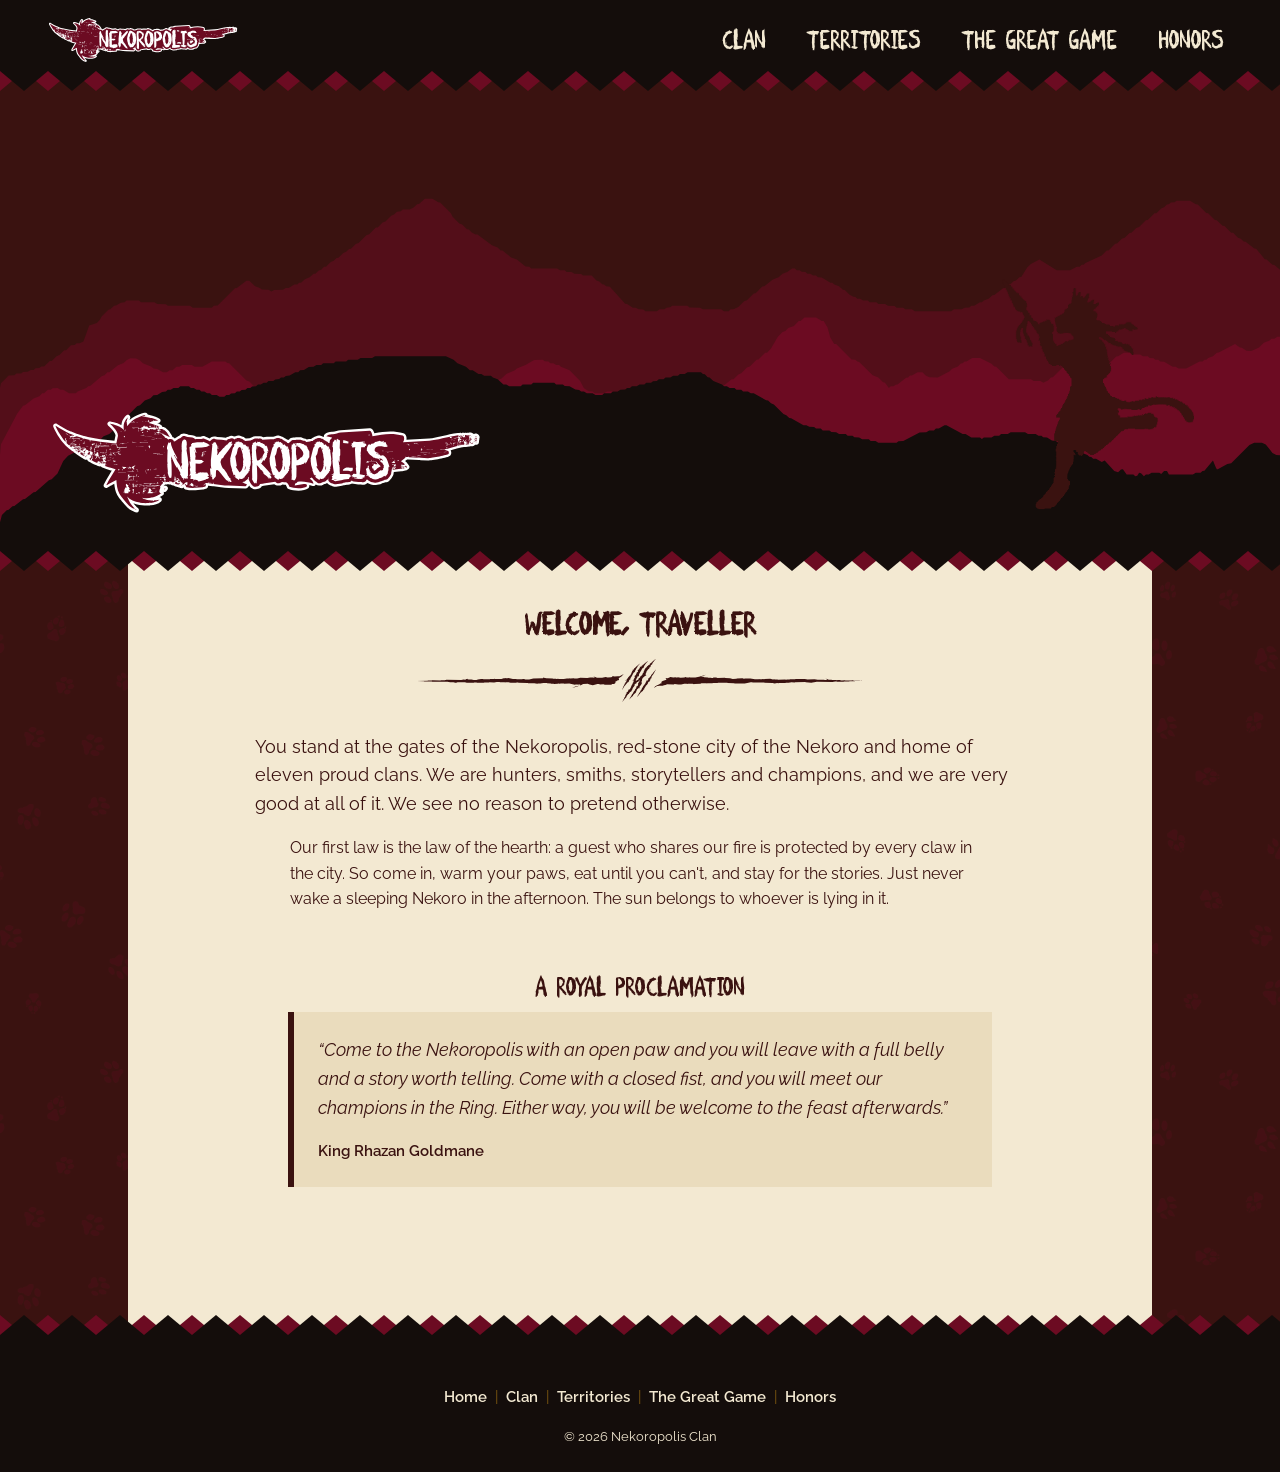
<file: index.html>
<!DOCTYPE html>
<html lang="en">
<head>
  <meta charset="utf-8">
  <meta name="viewport" content="width=device-width, initial-scale=1">
  <title>The Nekoropolis | Visitor's Guide</title>
  <meta name="description" content="Visit the Nekoropolis, proud city of the Nekoro warrior clans. Hospitality, honour, feasts and the famous Proving Ring.">
  <meta name="theme-color" content="#140d0b">
  <link rel="icon" href="favicon.ico" sizes="48x48">
  <link rel="icon" href="favicon.svg" type="image/svg+xml">
  <link rel="apple-touch-icon" href="apple-touch-icon.png">
  <link rel="manifest" href="site.webmanifest">
  <link rel="preload" href="fonts/grenze-gotisch-latin-wght.woff2" as="font" type="font/woff2" crossorigin>
  <link rel="preload" href="fonts/scratchies.woff2" as="font" type="font/woff2" crossorigin>
  <link rel="stylesheet" href="css/normalize.css">
  <link rel="stylesheet" href="css/styles.css">
  <script src="js/menu.js" defer></script>
</head>
<body>
  <a class="skip-link" href="#main">Skip to main content</a>

  <header class="site-header">
    <div class="header-bar">
      <button class="menu-button" type="button" aria-expanded="false" aria-controls="site-nav" hidden>
        <img src="images/icon-menu-claws.svg" alt="" width="32" height="32">
        <span class="visually-hidden">Menu</span>
      </button>
      <a class="site-logo" href="index.html"><img src="images/nekorologo.svg" alt="The Nekoropolis – home" width="539" height="133"></a>
      <nav id="site-nav" class="site-nav" aria-label="Main">
        <ul class="nav-list">
          <li><a href="denizens.html">Clan</a></li>
          <li><a href="territories.html">Territories</a></li>
          <li><a href="https://tobiasvyseri.com/Aviaria/avianchess.html">The Great Game<span class="visually-hidden"> (external site)</span></a></li>
          <li><a href="about.html">Honors</a></li>
        </ul>
      </nav>
    </div>
    <div class="hero">
      <img class="hero-wordmark" src="images/nekorologo.svg" alt="" width="539" height="133">
      <div class="hero-runner" aria-hidden="true"></div>
    </div>
  </header>

  <main id="main">
    <section class="section" aria-labelledby="welcome">
      <h1 id="welcome">Welcome, Traveller</h1>
      <hr class="divider">
      <p class="lede">You stand at the gates of the Nekoropolis, red-stone city of the Nekoro and home of eleven proud clans. We are hunters, smiths, storytellers and champions, and we are very good at all of it. We see no reason to pretend otherwise.</p>
      <p>Our first law is the law of the hearth: a guest who shares our fire is protected by every claw in the city. So come in, warm your paws, eat until you can't, and stay for the stories. Just never wake a sleeping Nekoro in the afternoon. The sun belongs to whoever is lying in it.</p>
    </section>

    <section class="section" aria-labelledby="proclamation-heading">
      <h2 id="proclamation-heading" class="section-title">A Royal Proclamation</h2>
      <figure class="proclamation">
        <blockquote>
          <p>&ldquo;Come to the Nekoropolis with an open paw and you will leave with a full belly and a story worth telling. Come with a closed fist, and you will meet our champions in the Ring. Either way, you will be welcome to the feast afterwards.&rdquo;</p>
        </blockquote>
        <figcaption>King Rhazan Goldmane</figcaption>
      </figure>
    </section>
  </main>

  <footer class="site-footer">
    <nav aria-label="Footer">
      <ul class="footer-links">
        <li><a href="index.html" aria-current="page">Home</a></li>
        <li><a href="denizens.html">Clan</a></li>
        <li><a href="territories.html">Territories</a></li>
        <li><a href="https://tobiasvyseri.com/Aviaria/avianchess.html">The Great Game<span class="visually-hidden"> (external site)</span></a></li>
        <li><a href="about.html">Honors</a></li>
      </ul>
    </nav>
    <p class="copyright">&copy; 2026 Nekoropolis Clan</p>
  </footer>
</body>
</html>
</file>
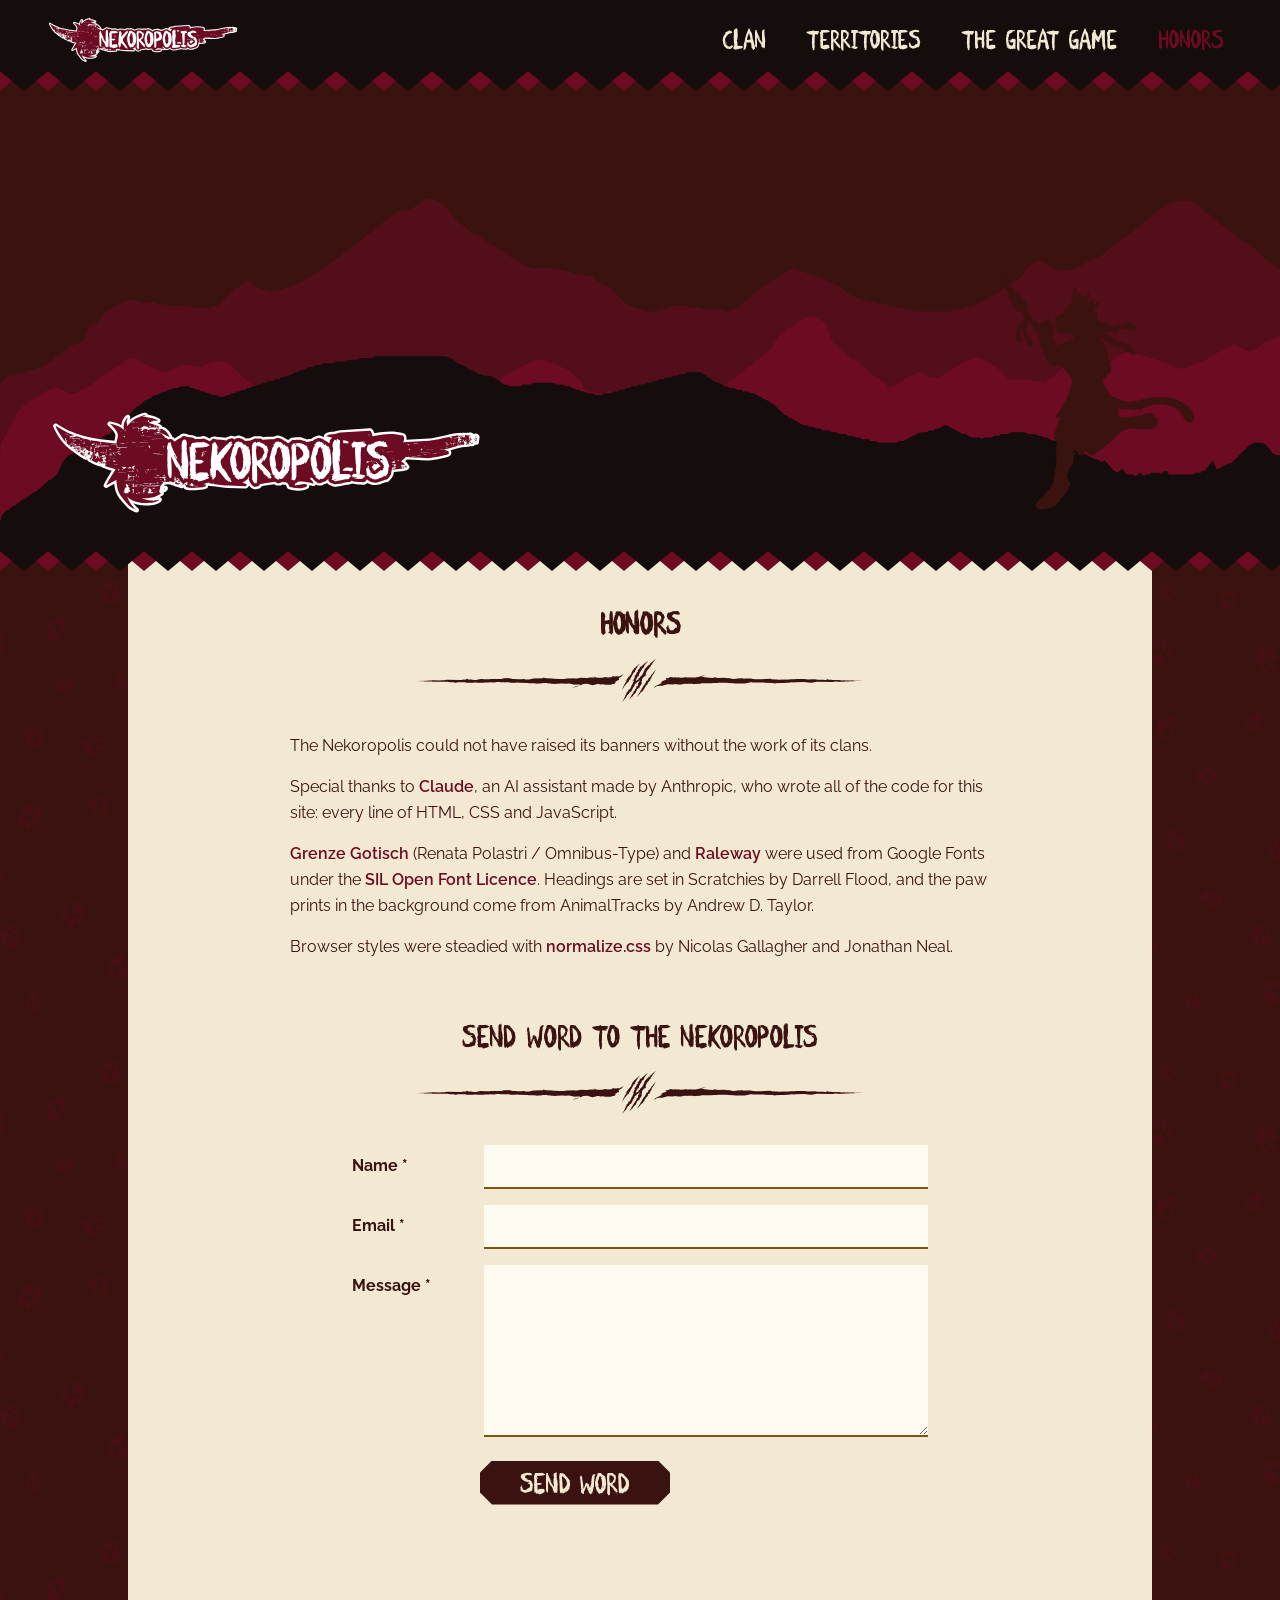
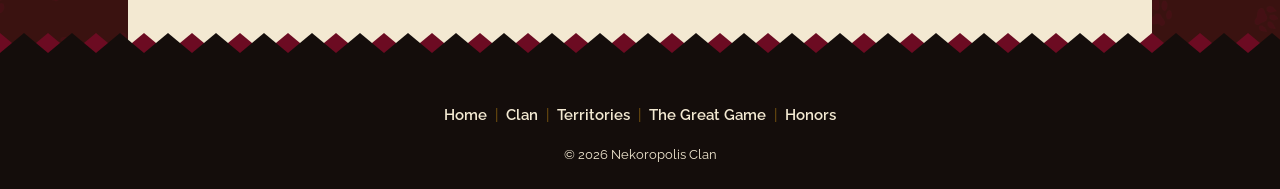
<file: about.html>
<!DOCTYPE html>
<html lang="en">
<head>
  <meta charset="utf-8">
  <meta name="viewport" content="width=device-width, initial-scale=1">
  <title>Honors | The Nekoropolis</title>
  <meta name="description" content="Honors and licences for the Nekoropolis website, plus a form to send word to the city.">
  <meta name="theme-color" content="#140d0b">
  <link rel="icon" href="favicon.ico" sizes="48x48">
  <link rel="icon" href="favicon.svg" type="image/svg+xml">
  <link rel="apple-touch-icon" href="apple-touch-icon.png">
  <link rel="manifest" href="site.webmanifest">
  <link rel="preload" href="fonts/grenze-gotisch-latin-wght.woff2" as="font" type="font/woff2" crossorigin>
  <link rel="preload" href="fonts/scratchies.woff2" as="font" type="font/woff2" crossorigin>
  <link rel="stylesheet" href="css/normalize.css">
  <link rel="stylesheet" href="css/styles.css">
  <script src="js/menu.js" defer></script>
</head>
<body>
  <a class="skip-link" href="#main">Skip to main content</a>

  <header class="site-header">
    <div class="header-bar">
      <button class="menu-button" type="button" aria-expanded="false" aria-controls="site-nav" hidden>
        <img src="images/icon-menu-claws.svg" alt="" width="32" height="32">
        <span class="visually-hidden">Menu</span>
      </button>
      <a class="site-logo" href="index.html"><img src="images/nekorologo.svg" alt="The Nekoropolis – home" width="539" height="133"></a>
      <nav id="site-nav" class="site-nav" aria-label="Main">
        <ul class="nav-list">
          <li><a href="denizens.html">Clan</a></li>
          <li><a href="territories.html">Territories</a></li>
          <li><a href="https://tobiasvyseri.com/Aviaria/avianchess.html">The Great Game<span class="visually-hidden"> (external site)</span></a></li>
          <li><a href="about.html" aria-current="page">Honors</a></li>
        </ul>
      </nav>
    </div>
    <div class="hero">
      <img class="hero-wordmark" src="images/nekorologo.svg" alt="" width="539" height="133">
      <div class="hero-runner" aria-hidden="true"></div>
    </div>
  </header>

  <main id="main">
    <section class="section honors" aria-labelledby="honors-heading">
      <h1 id="honors-heading">Honors</h1>
      <hr class="divider">
      <p>The Nekoropolis could not have raised its banners without the work of its clans.</p>
      <p>Special thanks to <a href="https://claude.ai">Claude</a>, an AI assistant made by Anthropic, who wrote all of the code for this site: every line of HTML, CSS and JavaScript.</p>
      <p><a href="https://fonts.google.com/specimen/Grenze+Gotisch">Grenze Gotisch</a> (Renata Polastri / Omnibus-Type) and <a href="https://fonts.google.com/specimen/Raleway">Raleway</a> were used from Google Fonts under the <a href="https://openfontlicense.org/">SIL Open Font Licence</a>. Headings are set in Scratchies by Darrell Flood, and the paw prints in the background come from AnimalTracks by Andrew D. Taylor.</p>
      <p>Browser styles were steadied with <a href="https://necolas.github.io/normalize.css/">normalize.css</a> by Nicolas Gallagher and Jonathan Neal.</p>
    </section>

    <section class="section" aria-labelledby="contact-heading">
      <h2 id="contact-heading" class="section-title title-large">Send Word to the Nekoropolis</h2>
      <hr class="divider">
      <form class="contact-form" action="https://formspree.io/f/FORMSPREE_ID" method="post">
        <input type="hidden" name="_subject" value="Nekoropolis website message">
        <div class="form-row">
          <label for="name">Name <span class="required" aria-hidden="true">*</span></label>
          <input id="name" name="name" type="text" autocomplete="name" required>
        </div>
        <div class="form-row">
          <label for="email">Email <span class="required" aria-hidden="true">*</span></label>
          <input id="email" name="email" type="email" autocomplete="email" required>
        </div>
        <div class="form-row">
          <label for="message">Message <span class="required" aria-hidden="true">*</span></label>
          <textarea id="message" name="message" rows="6" required></textarea>
        </div>
        <div class="form-actions">
          <span class="button-frame"><button class="button" type="submit">Send Word</button></span>
        </div>
      </form>
    </section>
  </main>

  <footer class="site-footer">
    <nav aria-label="Footer">
      <ul class="footer-links">
        <li><a href="index.html">Home</a></li>
        <li><a href="denizens.html">Clan</a></li>
        <li><a href="territories.html">Territories</a></li>
        <li><a href="https://tobiasvyseri.com/Aviaria/avianchess.html">The Great Game<span class="visually-hidden"> (external site)</span></a></li>
        <li><a href="about.html" aria-current="page">Honors</a></li>
      </ul>
    </nav>
    <p class="copyright">&copy; 2026 Nekoropolis Clan</p>
  </footer>
</body>
</html>
</file>
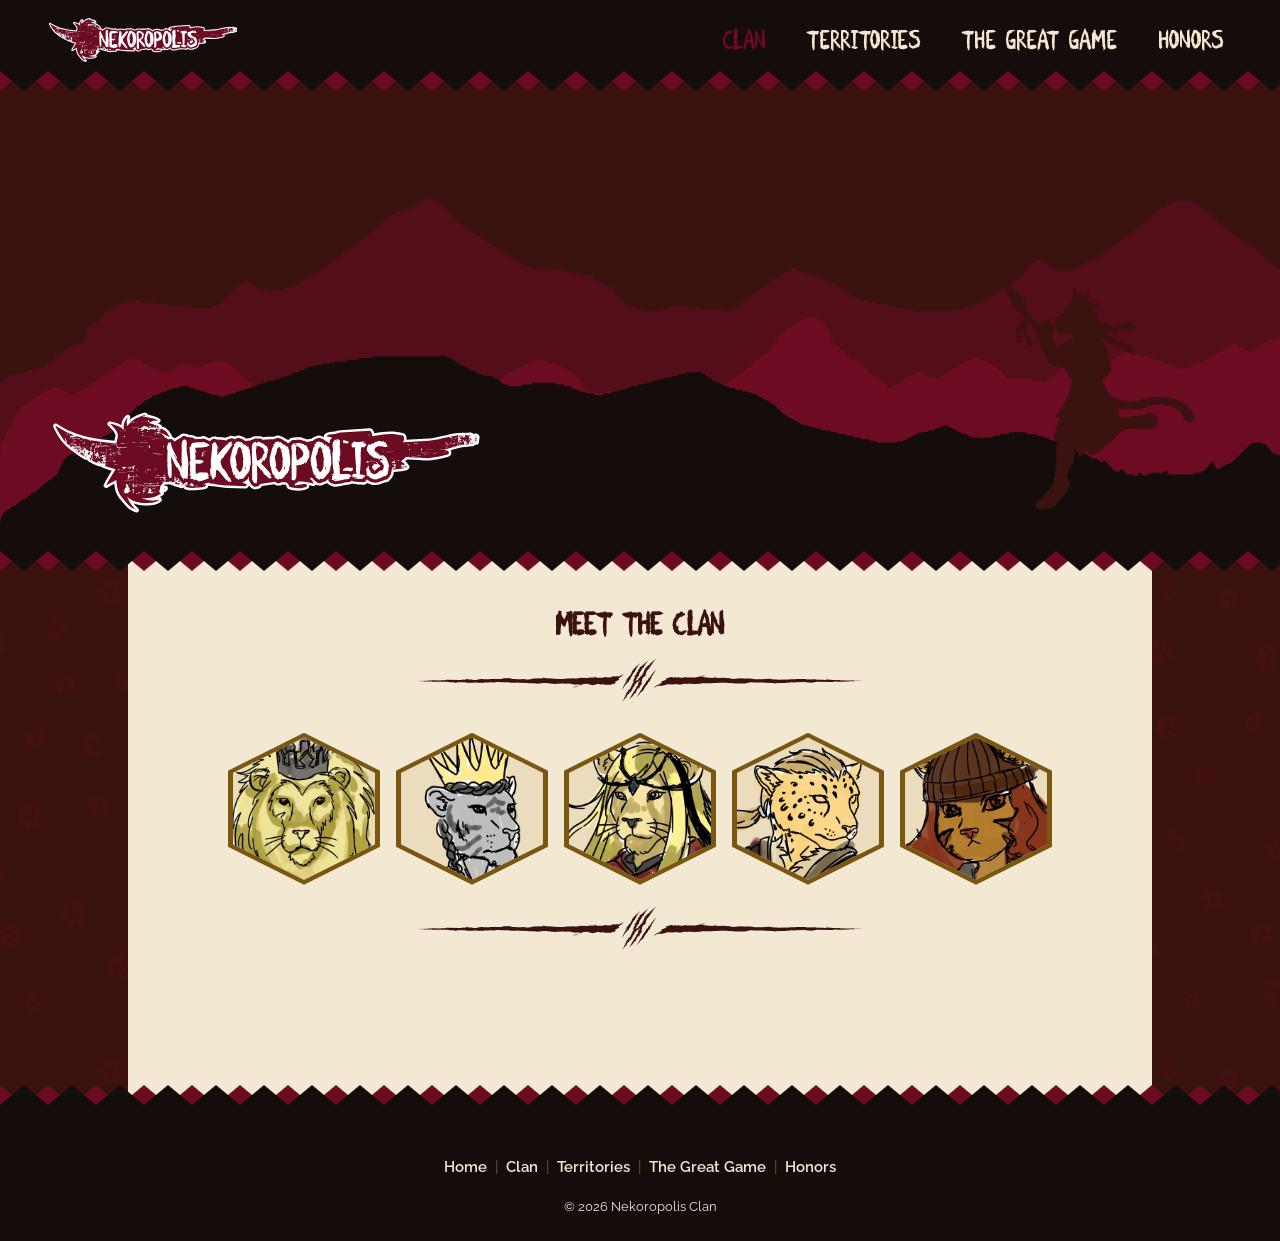
<file: denizens.html>
<!DOCTYPE html>
<html lang="en">
<head>
  <meta charset="utf-8">
  <meta name="viewport" content="width=device-width, initial-scale=1">
  <title>Meet the Clan | The Nekoropolis</title>
  <meta name="description" content="Meet the clan: King Rhazan Goldmane, Queen Ysha Frostfang and the seers, captains and recruits of the Nekoropolis.">
  <meta name="theme-color" content="#140d0b">
  <link rel="icon" href="favicon.ico" sizes="48x48">
  <link rel="icon" href="favicon.svg" type="image/svg+xml">
  <link rel="apple-touch-icon" href="apple-touch-icon.png">
  <link rel="manifest" href="site.webmanifest">
  <link rel="preload" href="fonts/grenze-gotisch-latin-wght.woff2" as="font" type="font/woff2" crossorigin>
  <link rel="preload" href="fonts/scratchies.woff2" as="font" type="font/woff2" crossorigin>
  <link rel="stylesheet" href="css/normalize.css">
  <link rel="stylesheet" href="css/styles.css">
  <script src="js/menu.js" defer></script>
</head>
<body>
  <a class="skip-link" href="#main">Skip to main content</a>

  <header class="site-header">
    <div class="header-bar">
      <button class="menu-button" type="button" aria-expanded="false" aria-controls="site-nav" hidden>
        <img src="images/icon-menu-claws.svg" alt="" width="32" height="32">
        <span class="visually-hidden">Menu</span>
      </button>
      <a class="site-logo" href="index.html"><img src="images/nekorologo.svg" alt="The Nekoropolis – home" width="539" height="133"></a>
      <nav id="site-nav" class="site-nav" aria-label="Main">
        <ul class="nav-list">
          <li><a href="denizens.html" aria-current="page">Clan</a></li>
          <li><a href="territories.html">Territories</a></li>
          <li><a href="https://tobiasvyseri.com/Aviaria/avianchess.html">The Great Game<span class="visually-hidden"> (external site)</span></a></li>
          <li><a href="about.html">Honors</a></li>
        </ul>
      </nav>
    </div>
    <div class="hero">
      <img class="hero-wordmark" src="images/nekorologo.svg" alt="" width="539" height="133">
      <div class="hero-runner" aria-hidden="true"></div>
    </div>
  </header>

  <main id="main">
    <section class="section" id="clan" aria-labelledby="clan-heading">
      <h1 id="clan-heading">Meet the Clan</h1>
      <hr class="divider">
      <ul class="portrait-grid">
        <li>
          <a class="portrait-link" href="#rhazan">
            <span class="portrait-frame"><img src="images/denizens/rhazan-portrait.webp" alt="Rhazan Goldmane" width="400" height="400"></span>
          </a>
        </li>
        <li>
          <a class="portrait-link" href="#ysha">
            <span class="portrait-frame"><img src="images/denizens/ysha-portrait.webp" alt="Ysha Frostfang" width="400" height="400"></span>
          </a>
        </li>
        <li>
          <a class="portrait-link" href="#sekhra">
            <span class="portrait-frame"><img src="images/denizens/sekhra-portrait.webp" alt="Sekhra Sun-Eye" width="400" height="400"></span>
          </a>
        </li>
        <li>
          <a class="portrait-link" href="#tovra">
            <span class="portrait-frame"><img src="images/denizens/tovra-portrait.webp" alt="Tovra Ironclaw" width="400" height="400"></span>
          </a>
        </li>
        <li>
          <a class="portrait-link" href="#mika">
            <span class="portrait-frame"><img src="images/denizens/mika-portrait.webp" alt="Mika Emberpaw" width="400" height="400"></span>
          </a>
        </li>
      </ul>
      <hr class="divider">
    </section>

    <!-- Profiles stay hidden until their portrait is chosen (CSS :target), like the Aviaria denizens page -->
    <article class="profile" id="rhazan">
      <h2>Rhazan Goldmane</h2>
      <figure class="profile-image">
        <img src="images/denizens/rhazan-full.webp" alt="Rhazan, a golden-maned lion in a black iron crown, arms crossed, wearing dark pauldrons, a heavy gold chain and a deep red cape." width="733" height="1000">
      </figure>
      <dl class="stats">
        <div>
          <dt>Species</dt>
          <dd>Lion <i>(Panthera leo)</i></dd>
        </div>
        <div>
          <dt>Occupation</dt>
          <dd>King of the Nekoropolis, Champion of the Ring</dd>
        </div>
        <div>
          <dt>Temperament</dt>
          <dd>Proud, booming, secretly sentimental</dd>
        </div>
        <div>
          <dt>Favourite Food</dt>
          <dd>Whole roast salmon</dd>
        </div>
      </dl>
      <figure class="quote">
        <blockquote>
          <p>&ldquo;I won this crown with my claws. I keep it with my word.&rdquo;</p>
        </blockquote>
        <figcaption>Rhazan Goldmane</figcaption>
      </figure>
    </article>

    <article class="profile" id="ysha">
      <h2>Ysha Frostfang</h2>
      <figure class="profile-image">
        <img src="images/denizens/ysha-full.webp" alt="Ysha, a white tiger with long braids and a tall spiked gold crown, holding a gold-tipped spear, in a red wrap top and a ragged grey and red skirt." width="653" height="1000">
      </figure>
      <dl class="stats">
        <div>
          <dt>Species</dt>
          <dd>Siberian tiger <i>(Panthera tigris altaica)</i></dd>
        </div>
        <div>
          <dt>Occupation</dt>
          <dd>Queen &amp; War-leader</dd>
        </div>
        <div>
          <dt>Temperament</dt>
          <dd>Fierce, sharp-witted, impatient</dd>
        </div>
        <div>
          <dt>Favourite Food</dt>
          <dd>Smoked trout, eaten standing up</dd>
        </div>
      </dl>
      <figure class="quote">
        <blockquote>
          <p>&ldquo;Plans are for the Feathered. I prefer to be ready.&rdquo;</p>
        </blockquote>
        <figcaption>Ysha Frostfang</figcaption>
      </figure>
    </article>

    <article class="profile" id="sekhra">
      <h2>Sekhra Sun-Eye</h2>
      <figure class="profile-image">
        <img src="images/denizens/sekhra-full.webp" alt="Sekhra, a lion with long golden hair and a jewelled circlet, reading from a blue book, in dark robes trimmed with gold and a red scarf." width="803" height="1000">
      </figure>
      <dl class="stats">
        <div>
          <dt>Species</dt>
          <dd>Lion <i>(Panthera leo)</i></dd>
        </div>
        <div>
          <dt>Occupation</dt>
          <dd>High Seer of the Sun Shrine</dd>
        </div>
        <div>
          <dt>Temperament</dt>
          <dd>Serene, cryptic, enjoys being right</dd>
        </div>
        <div>
          <dt>Favourite Food</dt>
          <dd>Warm goat's milk with honey</dd>
        </div>
      </dl>
      <figure class="quote">
        <blockquote>
          <p>&ldquo;The sun sees everything. I merely see it first.&rdquo;</p>
        </blockquote>
        <figcaption>Sekhra Sun-Eye</figcaption>
      </figure>
    </article>

    <article class="profile" id="tovra">
      <h2>Tovra Ironclaw</h2>
      <figure class="profile-image">
        <img src="images/denizens/tovra-full.webp" alt="Tovra, a leopard with a tied-back ponytail, holding a curved sword, in fur-trimmed leather armour." width="724" height="1000">
      </figure>
      <dl class="stats">
        <div>
          <dt>Species</dt>
          <dd>Leopard <i>(Panthera pardus)</i></dd>
        </div>
        <div>
          <dt>Occupation</dt>
          <dd>Captain of the Walls</dd>
        </div>
        <div>
          <dt>Temperament</dt>
          <dd>Stubborn, steady, never sits down</dd>
        </div>
        <div>
          <dt>Favourite Food</dt>
          <dd>Dried venison strips</dd>
        </div>
      </dl>
      <figure class="quote">
        <blockquote>
          <p>&ldquo;Walls do not need to be clever. They need to be there.&rdquo;</p>
        </blockquote>
        <figcaption>Tovra Ironclaw</figcaption>
      </figure>
    </article>

    <article class="profile" id="mika">
      <h2>Mika Emberpaw</h2>
      <figure class="profile-image">
        <img src="images/denizens/mika-full.webp" alt="Mika, an orange tabby with curly red hair under a brown beanie, in a grey zip-up hoodie, arms crossed." width="576" height="1000">
      </figure>
      <dl class="stats">
        <div>
          <dt>Species</dt>
          <dd>Orange tabby domestic shorthair <i>(Felis catus)</i></dd>
        </div>
        <div>
          <dt>Occupation</dt>
          <dd>Recruit, baker's daughter</dd>
        </div>
        <div>
          <dt>Temperament</dt>
          <dd>Eager, loud, brave beyond her size</dd>
        </div>
        <div>
          <dt>Favourite Food</dt>
          <dd>Fresh bread (stolen, still warm)</dd>
        </div>
      </dl>
      <figure class="quote">
        <blockquote>
          <p>&ldquo;I am small. So is a spark, and look what sparks do.&rdquo;</p>
        </blockquote>
        <figcaption>Mika Emberpaw</figcaption>
      </figure>
    </article>
  </main>

  <footer class="site-footer">
    <nav aria-label="Footer">
      <ul class="footer-links">
        <li><a href="index.html">Home</a></li>
        <li><a href="denizens.html" aria-current="page">Clan</a></li>
        <li><a href="territories.html">Territories</a></li>
        <li><a href="https://tobiasvyseri.com/Aviaria/avianchess.html">The Great Game<span class="visually-hidden"> (external site)</span></a></li>
        <li><a href="about.html">Honors</a></li>
      </ul>
    </nav>
    <p class="copyright">&copy; 2026 Nekoropolis Clan</p>
  </footer>
</body>
</html>
</file>
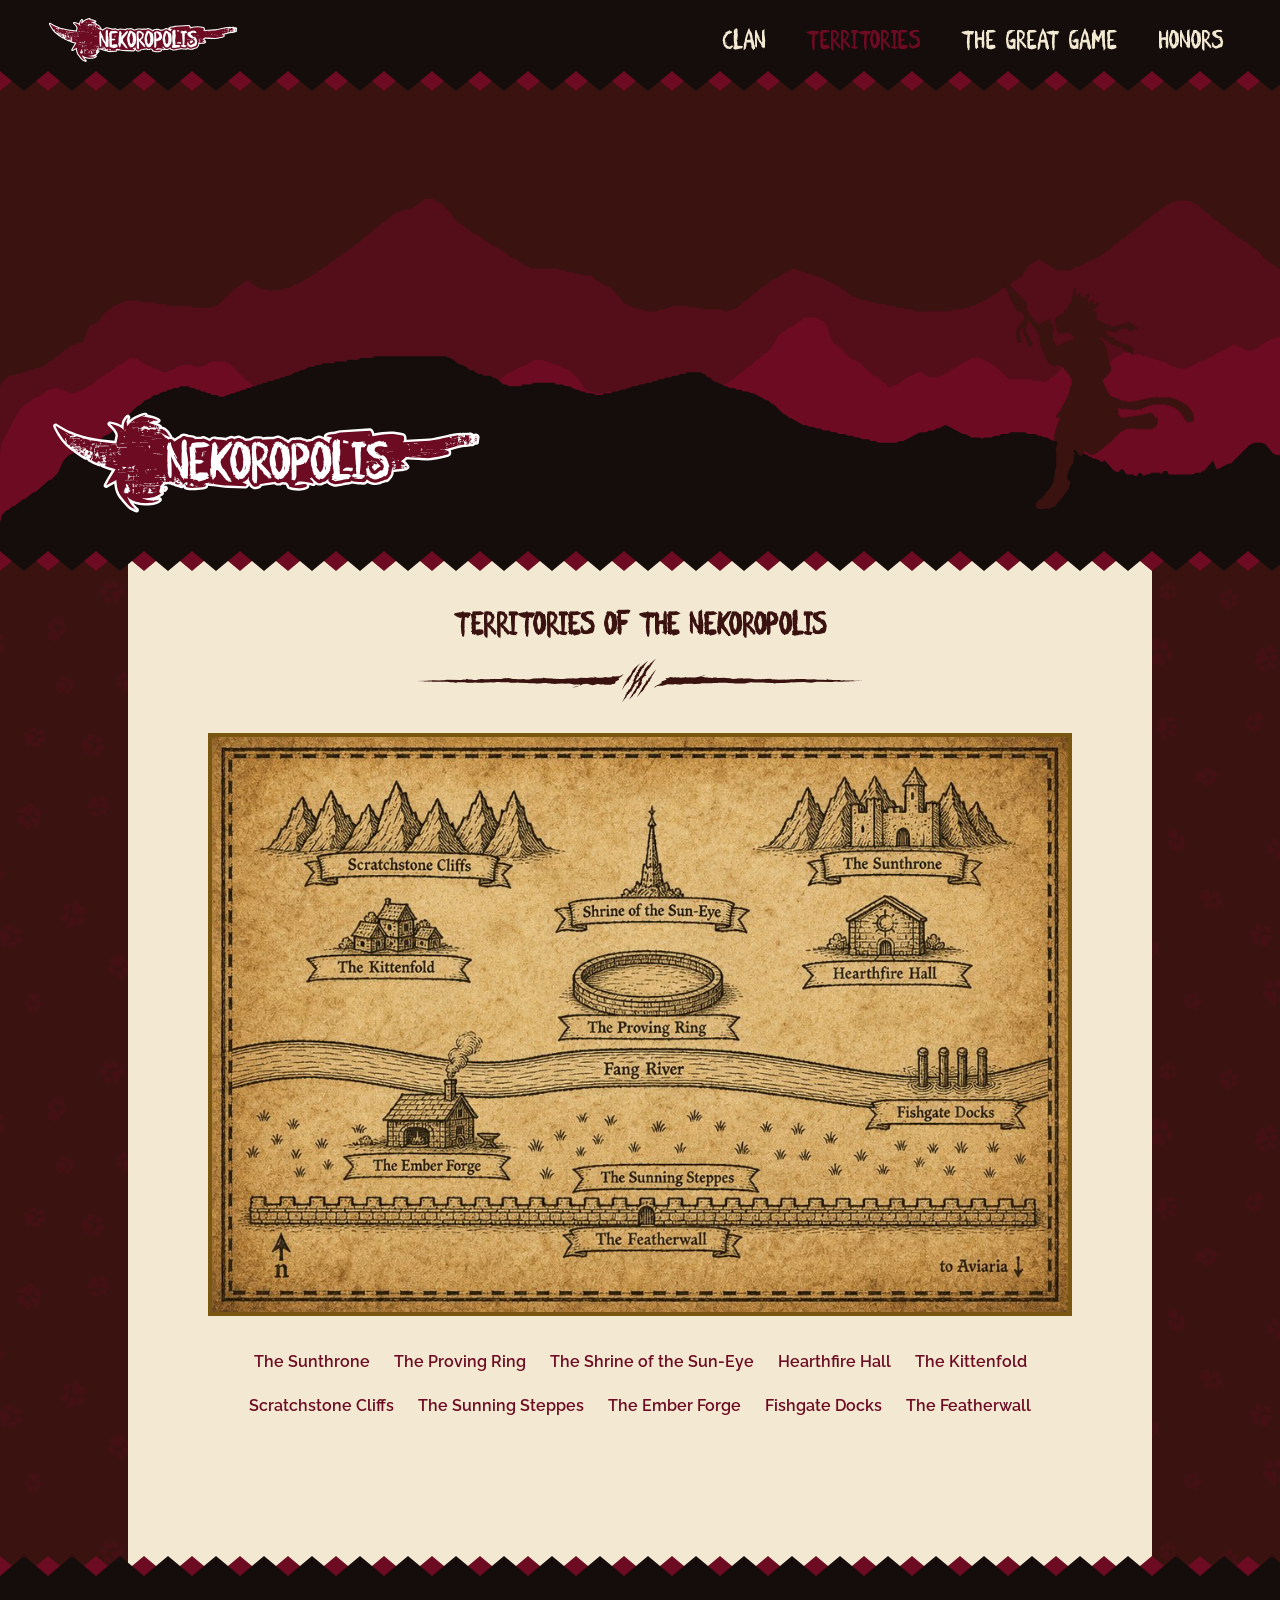
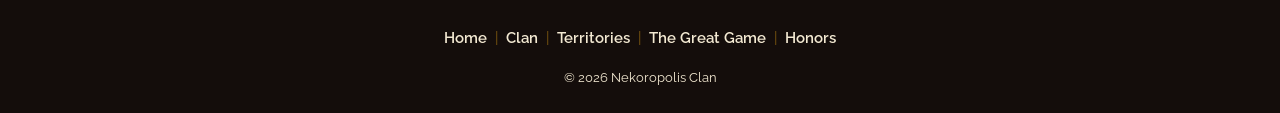
<file: territories.html>
<!DOCTYPE html>
<html lang="en">
<head>
  <meta charset="utf-8">
  <meta name="viewport" content="width=device-width, initial-scale=1">
  <title>Territories | The Nekoropolis</title>
  <meta name="description" content="Explore the Nekoropolis: the Sunthrone, the Proving Ring, Hearthfire Hall and more, with a map and visitor's guide.">
  <meta name="theme-color" content="#140d0b">
  <link rel="icon" href="favicon.ico" sizes="48x48">
  <link rel="icon" href="favicon.svg" type="image/svg+xml">
  <link rel="apple-touch-icon" href="apple-touch-icon.png">
  <link rel="manifest" href="site.webmanifest">
  <link rel="preload" href="fonts/grenze-gotisch-latin-wght.woff2" as="font" type="font/woff2" crossorigin>
  <link rel="preload" href="fonts/scratchies.woff2" as="font" type="font/woff2" crossorigin>
  <link rel="stylesheet" href="css/normalize.css">
  <link rel="stylesheet" href="css/styles.css">
  <script src="js/menu.js" defer></script>
</head>
<body>
  <a class="skip-link" href="#main">Skip to main content</a>

  <header class="site-header">
    <div class="header-bar">
      <button class="menu-button" type="button" aria-expanded="false" aria-controls="site-nav" hidden>
        <img src="images/icon-menu-claws.svg" alt="" width="32" height="32">
        <span class="visually-hidden">Menu</span>
      </button>
      <a class="site-logo" href="index.html"><img src="images/nekorologo.svg" alt="The Nekoropolis – home" width="539" height="133"></a>
      <nav id="site-nav" class="site-nav" aria-label="Main">
        <ul class="nav-list">
          <li><a href="denizens.html">Clan</a></li>
          <li><a href="territories.html" aria-current="page">Territories</a></li>
          <li><a href="https://tobiasvyseri.com/Aviaria/avianchess.html">The Great Game<span class="visually-hidden"> (external site)</span></a></li>
          <li><a href="about.html">Honors</a></li>
        </ul>
      </nav>
    </div>
    <div class="hero">
      <img class="hero-wordmark" src="images/nekorologo.svg" alt="" width="539" height="133">
      <div class="hero-runner" aria-hidden="true"></div>
    </div>
  </header>

  <main id="main">
    <section class="section" aria-labelledby="territories-heading">
      <h1 id="territories-heading">Territories of the Nekoropolis</h1>
      <hr class="divider">
      <figure class="map-figure">
        <!-- the invisible links over the map are for mouse and touch; keyboard and
             screen reader users get the same links in the list below -->
        <div class="map-frame">
          <img src="images/map.jpg" alt="Hand-drawn parchment map of the Nekoropolis. In the north, Scratchstone Cliffs on the left and the Sunthrone cliff-hall on the right. Below them, the Shrine of the Sun-Eye spire in the centre, the Kittenfold to the west and Hearthfire Hall to the east. The round Proving Ring sits at the centre of the city. The Fang River crosses from west to east, with Fishgate Docks on its eastern bank. South of the river are the Ember Forge and the grassy Sunning Steppes, and the Featherwall runs along the southern border toward Aviaria." width="1024" height="688">
          <a class="map-spot" href="#sunthrone" tabindex="-1" aria-hidden="true"></a>
          <a class="map-spot" href="#proving-ring" tabindex="-1" aria-hidden="true"></a>
          <a class="map-spot" href="#sun-shrine" tabindex="-1" aria-hidden="true"></a>
          <a class="map-spot" href="#hearthfire-hall" tabindex="-1" aria-hidden="true"></a>
          <a class="map-spot" href="#kittenfold" tabindex="-1" aria-hidden="true"></a>
          <a class="map-spot" href="#scratchstone-cliffs" tabindex="-1" aria-hidden="true"></a>
          <a class="map-spot" href="#sunning-steppes" tabindex="-1" aria-hidden="true"></a>
          <a class="map-spot" href="#ember-forge" tabindex="-1" aria-hidden="true"></a>
          <a class="map-spot" href="#fishgate-docks" tabindex="-1" aria-hidden="true"></a>
          <a class="map-spot" href="#featherwall" tabindex="-1" aria-hidden="true"></a>
        </div>
      </figure>
      <h2 class="visually-hidden">Places on the map</h2>
      <ul class="place-list">
        <li><a href="#sunthrone">The Sunthrone</a></li>
        <li><a href="#proving-ring">The Proving Ring</a></li>
        <li><a href="#sun-shrine">The Shrine of the Sun-Eye</a></li>
        <li><a href="#hearthfire-hall">Hearthfire Hall</a></li>
        <li><a href="#kittenfold">The Kittenfold</a></li>
        <li><a href="#scratchstone-cliffs">Scratchstone Cliffs</a></li>
        <li><a href="#sunning-steppes">The Sunning Steppes</a></li>
        <li><a href="#ember-forge">The Ember Forge</a></li>
        <li><a href="#fishgate-docks">Fishgate Docks</a></li>
        <li><a href="#featherwall">The Featherwall</a></li>
      </ul>
    </section>

    <!-- each description stays hidden until its place is chosen (CSS :target) -->
    <div class="places">
      <section class="place" id="sunthrone" aria-labelledby="sunthrone-heading">
        <h2 id="sunthrone-heading">The Sunthrone</h2>
        <p>The great hall of the King, carved into a cliff of red rock. Petitions are heard at noon, judgements at dusk.</p>
        <p><strong>Visitor's tip:</strong> Bow to the throne, not the king. He prefers it that way.</p>
      </section>

      <section class="place" id="proving-ring" aria-labelledby="proving-ring-heading">
        <h2 id="proving-ring-heading">The Proving Ring</h2>
        <p>A sand arena at the heart of the city. Duels, trials of rank and the loudest festivals in the land.</p>
        <p><strong>Visitor's tip:</strong> Watchers cheer for both fighters. Booing a loser is the only real foul.</p>
      </section>

      <section class="place" id="sun-shrine" aria-labelledby="sun-shrine-heading">
        <h2 id="sun-shrine-heading">The Shrine of the Sun-Eye</h2>
        <p>The High Seer's temple: a stone spire capped in gold that catches the first light.</p>
        <p><strong>Visitor's tip:</strong> Come at dawn. Ask one question. Expect a riddle back.</p>
      </section>

      <section class="place" id="hearthfire-hall" aria-labelledby="hearthfire-hall-heading">
        <h2 id="hearthfire-hall-heading">Hearthfire Hall</h2>
        <p>The feast hall that never closes. Guests eat first, always.</p>
        <p><strong>Visitor's tip:</strong> Claws sheathed at the hearth. Arguments wait until the plates are empty.</p>
      </section>

      <section class="place" id="kittenfold" aria-labelledby="kittenfold-heading">
        <h2 id="kittenfold-heading">The Kittenfold</h2>
        <p>Where young Nekoro are raised together and taught to climb, spar and boast properly.</p>
        <p><strong>Visitor's tip:</strong> Visitors are welcome. Expect to be climbed.</p>
      </section>

      <section class="place" id="scratchstone-cliffs" aria-labelledby="scratchstone-cliffs-heading">
        <h2 id="scratchstone-cliffs-heading">Scratchstone Cliffs</h2>
        <p>Claw-scarred climbing cliffs where warriors train their grip and nerve.</p>
        <p><strong>Visitor's tip:</strong> Add your own mark low on the rock. The high marks belong to champions.</p>
      </section>

      <section class="place" id="sunning-steppes" aria-labelledby="sunning-steppes-heading">
        <h2 id="sunning-steppes-heading">The Sunning Steppes</h2>
        <p>Warm golden grassland for the dawn hunt and the sacred afternoon nap.</p>
        <p><strong>Visitor's tip:</strong> Never wake a napper. Find your own patch of sun.</p>
      </section>

      <section class="place" id="ember-forge" aria-labelledby="ember-forge-heading">
        <h2 id="ember-forge-heading">The Ember Forge</h2>
        <p>The smithy district. Our library is our weapons, and the stories told about each one.</p>
        <p><strong>Visitor's tip:</strong> Ask any blade’s name and you will hear its whole history.</p>
      </section>

      <section class="place" id="fishgate-docks" aria-labelledby="fishgate-docks-heading">
        <h2 id="fishgate-docks-heading">Fishgate Docks</h2>
        <p>The river market on the Fang River. The busiest place in the city at dawn.</p>
        <p><strong>Visitor's tip:</strong> Arrive before sunrise for the best trout.</p>
      </section>

      <section class="place" id="featherwall" aria-labelledby="featherwall-heading">
        <h2 id="featherwall-heading">The Featherwall</h2>
        <p>The neutral border with Aviaria, where Nekoro and Avianis meet to play the Great Game instead of going to war.</p>
        <p><strong>Visitor's tip:</strong> Win loudly, lose honestly, and shake the Feathered by the wingtip after.</p>
      </section>
    </div>
  </main>

  <footer class="site-footer">
    <nav aria-label="Footer">
      <ul class="footer-links">
        <li><a href="index.html">Home</a></li>
        <li><a href="denizens.html">Clan</a></li>
        <li><a href="territories.html" aria-current="page">Territories</a></li>
        <li><a href="https://tobiasvyseri.com/Aviaria/avianchess.html">The Great Game<span class="visually-hidden"> (external site)</span></a></li>
        <li><a href="about.html">Honors</a></li>
      </ul>
    </nav>
    <p class="copyright">&copy; 2026 Nekoropolis Clan</p>
  </footer>
</body>
</html>
</file>
<file: css/styles.css>
/* ==========================================================================
   The Nekoropolis: styles.css
   Mobile-first. Loaded after normalize.css on every page.
   Order: custom properties, @font-face, base, layout, components,
   utilities, media queries (min-width, ascending).
   ========================================================================== */

/* --------------------------------------------------------------------------
   1. Custom properties
   -------------------------------------------------------------------------- */
:root {
  /* colours (text pairs: see plan.md 6.1, approved pairs only) */
  --clr-night: #140d0b;
  --clr-coal: #2a1a16;
  /* only two reds on the whole site */
  --clr-red-dark: #3a1210; /* page + sky background, runner, headings, dividers, all text */
  --clr-red: #6c0b22; /* the logo red: links, spikes, diamonds, paw prints, mountains */
  --clr-gold: #d4a437;
  --clr-gold-deep: #7a5710;
  --clr-bone: #f3e9d2;
  --clr-ink: #1e1412;
  --clr-bone-shade: #eadcbd; /* cards, table stripes (ink 13.6:1, blood 6.8:1, gold-deep 4.9:1) */
  --clr-field: #fffaf0;

  /* fonts */
  --ff-headline: "Scratchies", "Grenze Gotisch", Georgia, serif;
  --ff-display: "Grenze Gotisch", "Palatino Linotype", Georgia, serif;
  --ff-body: "Raleway", "Segoe UI", Arial, sans-serif;

  /* type scale */
  --fs-body: 1rem;
  --fs-small: 0.9375rem;
  --fs-h1: clamp(1.125rem, 1rem + 0.5vw, 1.375rem);
  --fs-h2: clamp(1rem, 0.95rem + 0.3vw, 1.125rem);
  --fs-h3: 1rem;
  --fs-nav: 1rem;

  /* spacing */
  --space-xs: 0.25rem;
  --space-s: 0.5rem;
  --space-m: 1rem;
  --space-l: 1.5rem;
  --space-xl: 2.5rem;
  --space-xxl: 4rem;
  --gutter: 1rem;

  /* motifs */
  --fang-w: 2.5rem;
  --fang-h: 1rem;
  --focus-width: 3px;
  --hexagon: polygon(50% 0, 100% 25%, 100% 75%, 50% 100%, 0 75%, 0 25%);
  --hexagon-zoomed: polygon(50% 5.36%, 94.64% 27.68%, 94.64% 72.32%, 50% 94.64%, 5.36% 72.32%, 5.36% 27.68%); /* --hexagon scaled by 1/1.12 around the centre */
  --notch: polygon(0.75rem 0, calc(100% - 0.75rem) 0, 100% 0.75rem, 100% calc(100% - 0.75rem), calc(100% - 0.75rem) 100%, 0.75rem 100%, 0 calc(100% - 0.75rem), 0 0.75rem);
  --content-max: 64rem;
  --measure: 70ch;
}

/* --------------------------------------------------------------------------
   2. @font-face (self-hosted; Grenze Gotisch and Raleway are SIL OFL 1.1)
   -------------------------------------------------------------------------- */
@font-face {
  font-family: "Scratchies"; /* Darrell Flood; converted from TTF */
  src: url("../fonts/scratchies.woff2") format("woff2");
  size-adjust: 70%; /* Scratchies draws far bigger than other fonts at the same size; this shrinks every use of it */
  font-weight: 400;
  font-style: normal;
  font-display: swap;
}

@font-face {
  font-family: "Grenze Gotisch";
  src: url("../fonts/grenze-gotisch-latin-wght.woff2") format("woff2");
  font-weight: 100 900;
  font-style: normal;
  font-display: swap;
}

@font-face {
  font-family: "Raleway";
  src: url("../fonts/raleway-latin-wght.woff2") format("woff2");
  font-weight: 100 900;
  font-style: normal;
  font-display: swap;
}

@font-face {
  font-family: "Raleway";
  src: url("../fonts/raleway-latin-wght-italic.woff2") format("woff2");
  font-weight: 100 900;
  font-style: italic;
  font-display: swap;
}

/* --------------------------------------------------------------------------
   3. Base
   -------------------------------------------------------------------------- */
*,
*::before,
*::after {
  box-sizing: border-box;
}

html {
  scroll-behavior: smooth;
}

body {
  margin: 0;
  font-family: var(--ff-body);
  font-size: var(--fs-body);
  line-height: 1.6;
  color: var(--clr-red-dark);
  background: var(--clr-red-dark) url("../images/bg-tracks.svg") repeat;
  background-size: 30rem 30rem;
  overflow-x: hidden;
}

img,
video,
svg {
  max-width: 100%;
  height: auto;
  display: block;
}

h1,
h2,
h3 {
  font-family: var(--ff-headline);
  font-weight: 400; /* Scratchies has one weight; stops the browser faking bold */
  line-height: 1.15;
  color: var(--clr-red-dark);
  margin: 0 0 var(--space-m);
}

h1 {
  font-size: var(--fs-h1);
  font-weight: 800;
  text-align: center;
}

h2 {
  font-size: var(--fs-h2);
}

h3 {
  font-size: var(--fs-h3);
  font-weight: 600;
}

p,
ul,
ol,
dl {
  margin: 0 0 var(--space-m);
}

p {
  max-width: var(--measure);
}

a {
  color: var(--clr-red);
  text-decoration: none;
  font-weight: 600;
}

a:hover {
  color: var(--clr-night); /* body links go black */
}

:focus-visible {
  outline: var(--focus-width) solid var(--clr-red-dark);
  outline-offset: 3px;
}

[id] {
  scroll-margin-top: var(--space-l);
}

/* --------------------------------------------------------------------------
   4. Layout: header, hero, main, footer
   -------------------------------------------------------------------------- */

/* header (bar + hero, so the hero sits inside the banner landmark) */
.site-header {
  position: relative;
  z-index: 20;
}

.header-bar {
  position: relative;
  z-index: 2;
  display: flex;
  flex-wrap: wrap;
  align-items: center;
  justify-content: space-between;
  gap: var(--space-s);
  padding: var(--space-s) var(--gutter);
  background-color: var(--clr-night);
}

.site-logo {
  margin-left: auto;
  display: block;
  border-radius: 0.25rem;
}

.site-logo img {
  width: 9.5rem;
}

/* hero: three rock layers that scroll left at different speeds (parallax).
   Each layer SVG is 1600x500 and tiles seamlessly, so one tile is 3.2x the hero height. */
.hero {
  --hero-h: clamp(14rem, 55vw, 30rem);
  --tile-w: calc(var(--hero-h) * 3.2);
  position: relative;
  z-index: 1;
  min-height: var(--hero-h);
  background-color: var(--clr-red-dark);
  /* first listed = drawn on top */
  background-image:
    url("../images/hero-rocks-front.svg"),
    url("../images/hero-rocks-mid.svg"),
    url("../images/hero-rocks-back.svg");
  background-repeat: repeat-x;
  background-size: var(--tile-w) 100%;
  background-position: 0 100%;
  animation: hero-scroll 24s linear infinite;
}

/* each layer moves a whole number of tiles per loop (3, 2, 1), so the loop is
   seamless and the front rocks move 3x as fast as the back ones */
@keyframes hero-scroll {
  to {
    background-position:
      calc(var(--tile-w) * 3) 100%,
      calc(var(--tile-w) * 2) 100%,
      calc(var(--tile-w) * 1) 100%;
  }
}

/* the runner: images/hero-runner.png is one strip of 5 frames side by side.
   She runs on the spot, facing left, while the rocks scroll right behind her.
   background-image (not a mask) so she still shows on file:// pages */
.hero-runner {
  position: absolute;
  right: 6%;
  bottom: calc(var(--fang-h) + 0.5rem);
  height: 55%;
  aspect-ratio: 318 / 383; /* one frame */
  background: url("../images/hero-runner.png") 0 0 / 500% 100% no-repeat; /* silhouette in --clr-red-dark */
  animation: hero-run 0.55s steps(5) infinite;
}

/* frame n sits at n/4 of the way along, so 5 steps end at 500/4 % = 125% */
@keyframes hero-run {
  to {
    background-position: 125% 0;
  }
}

.hero-wordmark {
  display: none;
}

/* main content column */
main {
  position: relative;
  z-index: 1;
  background-color: var(--clr-bone);
  /* bottom padding leaves room for the footer teeth, which overlap main */
  padding: calc(var(--fang-h) + var(--space-xl)) var(--gutter) calc(var(--fang-h) + var(--space-xxl));
}

main > * {
  margin-left: auto;
  margin-right: auto;
}

.section {
  max-width: 54rem;
  margin: 0 auto var(--space-xxl);
}

.section > p,
.section > ul,
.section > dl,
.section > figure {
  margin-left: auto;
  margin-right: auto;
}

.section-title {
  text-align: center;
}

/* an h2 that should look as big as the page's h1 */
.title-large {
  font-size: var(--fs-h1);
}

/* footer */
.site-footer {
  position: relative;
  z-index: 2; /* above main, so the teeth bite into the content column */
  background-color: var(--clr-night);
  color: var(--clr-bone);
  font-size: var(--fs-small);
  text-align: center;
  padding: var(--space-xl) var(--gutter) var(--space-l);
}

.site-footer a {
  color: var(--clr-bone);
  text-decoration: none;
  display: inline-flex;
  align-items: center;
  min-height: 2.75rem;
  padding: 0 var(--space-s);
}

.site-footer a:hover {
  color: var(--clr-red);
}

.site-footer :focus-visible {
  outline-color: var(--clr-gold);
}

.footer-links {
  list-style: none;
  margin: 0 0 var(--space-s);
  padding: 0;
  display: flex;
  flex-wrap: wrap;
  justify-content: center;
}

.footer-links li + li::before {
  content: "|";
  color: var(--clr-gold-deep);
}

.copyright {
  margin: 0 auto;
  font-size: 0.8125rem;
}

/* --------------------------------------------------------------------------
   5. Components
   -------------------------------------------------------------------------- */

/* 5.1 menu button + site nav ------------------------------------------- */
.menu-button {
  display: inline-flex;
  align-items: center;
  justify-content: center;
  width: 2.75rem;
  height: 2.75rem;
  padding: 0;
  border: 0;
  background: transparent;
  cursor: pointer;
  border-radius: 0.25rem;
}

.menu-button[hidden] {
  display: none;
}

.menu-button img {
  width: 2rem;
  height: 2rem;
}

.site-header :focus-visible {
  outline-color: var(--clr-gold);
}

.site-nav {
  flex: 1 0 100%;
  order: 3;
}

.nav-list {
  list-style: none;
  margin: 0;
  padding: 0;
  display: flex;
  flex-wrap: wrap;
  justify-content: center;
  gap: 0 var(--space-m);
}

.nav-list a {
  display: flex;
  align-items: center;
  min-height: 2.75rem;
  min-width: 2.75rem;
  padding: 0 var(--space-s);
  font-family: var(--ff-headline);
  font-weight: 400; /* Scratchies has one weight */
  font-size: var(--fs-nav);
  color: var(--clr-bone);
  text-decoration: none;
}

.nav-list a:hover,
.nav-list a[aria-current="page"] {
  color: var(--clr-red);
}

/* collapsible panel: only when menu.js is running (adds .has-menu-js) */
.has-menu-js .site-nav {
  position: absolute;
  top: 100%;
  left: 0;
  width: min(16rem, 80vw);
  padding: var(--space-m) var(--space-m) var(--space-l);
  background-color: var(--clr-coal);
  visibility: hidden;
  transform: translateX(-105%);
  transition: transform 0.25s ease, visibility 0.25s;
}

.has-menu-js .site-nav.is-open {
  visibility: visible;
  transform: none;
}

.has-menu-js .nav-list {
  flex-direction: column;
  align-items: flex-start;
}

/* 5.2 fang edges (CSS masks; colour comes from background-color) ------- */
.header-bar::before,
.header-bar::after,
.hero::before,
.hero::after,
.has-menu-js .site-nav::before,
.has-menu-js .site-nav::after,
.site-footer::before,
.site-footer::after {
  content: "";
  position: absolute;
  left: 0;
  right: 0;
  top: 100%;
  height: var(--fang-h);
  pointer-events: none;
  /* the tooth shape is inlined (same as images/edge-fangs.svg) because browsers
     block mask files on file:// pages, which made the spikes vanish locally */
  -webkit-mask: url("data:image/svg+xml,%3Csvg xmlns='http://www.w3.org/2000/svg' width='40' height='20' preserveAspectRatio='none' viewBox='0 0 40 20'%3E%3Cpath d='M0 0h40L20 20Z'/%3E%3C/svg%3E") 0 0 / var(--fang-w) 100% repeat-x;
  mask: url("data:image/svg+xml,%3Csvg xmlns='http://www.w3.org/2000/svg' width='40' height='20' preserveAspectRatio='none' viewBox='0 0 40 20'%3E%3Cpath d='M0 0h40L20 20Z'/%3E%3C/svg%3E") 0 0 / var(--fang-w) 100% repeat-x;
}

/* back row: blood, longer, offset half a tooth */
.header-bar::before,
.hero::before,
.has-menu-js .site-nav::before,
.site-footer::before {
  height: var(--fang-h);
  background-color: var(--clr-red);
  -webkit-mask-position: calc(var(--fang-w) / 2) 0;
  mask-position: calc(var(--fang-w) / 2) 0;
}

.header-bar::after,
.hero::after {
  background-color: var(--clr-night);
}

.has-menu-js .site-nav::after {
  background-color: var(--clr-coal);
}

/* footer teeth point up */
.site-footer::before,
.site-footer::after {
  top: auto;
  bottom: 100%;
  transform: scaleY(-1);
}

.site-footer::after {
  background-color: var(--clr-night);
}

/* 5.3 divider ---------------------------------------------------------- */
.divider {
  border: 0;
  width: min(28rem, 90%);
  height: auto;
  aspect-ratio: 1844 / 230; /* the traced claw-mark image */
  margin: var(--space-s) auto var(--space-l);
  background: url("../images/divider-claw.svg") center / contain no-repeat;
}

/* 5.4 home: proclamation ---------------------------------------------- */
.lede {
  font-size: 1.125rem;
}

.proclamation {
  margin: 0 auto;
  max-width: 44rem;
  padding: var(--space-l);
  background-color: var(--clr-bone-shade);
  border-left: 0.375rem solid var(--clr-red-dark);
}

.proclamation blockquote {
  margin: 0 0 var(--space-m);
  font-size: 1.125rem;
  font-style: italic;
}

.proclamation blockquote p {
  margin: 0;
}

.proclamation figcaption,
.quote figcaption {
  font-weight: 600;
}

/* 5.5 portraits (hexagon). clip-path lives on the frame + img, never on the link */
.portrait-grid {
  list-style: none;
  padding: 0;
  display: flex;
  flex-wrap: wrap;
  justify-content: center; /* an odd one out sits in the middle, not on the left */
  gap: var(--space-l) var(--space-m);
  max-width: 56rem;
}

.portrait-grid li {
  flex: 0 0 min(9.5rem, 42%);
}

.portrait-link {
  display: block;
}

.portrait-frame {
  display: block;
  padding: 0.3rem;
  background-color: var(--clr-gold-deep);
  clip-path: var(--hexagon);
  transition: background-color 0.25s ease;
}

.portrait-frame img {
  width: 100%;
  aspect-ratio: 1;
  object-fit: cover;
  clip-path: var(--hexagon);
  background-color: var(--clr-bone-shade); /* shows through the transparent art */
  transition: transform 0.3s ease, clip-path 0.3s ease, background-color 0.25s ease;
}

/* the border lights up, and the inside of the hexagon turns the same gold */
.portrait-link:hover .portrait-frame,
.portrait-link:focus-visible .portrait-frame,
.portrait-link:hover .portrait-frame img,
.portrait-link:focus-visible .portrait-frame img {
  background-color: var(--clr-gold);
}

.portrait-link:focus-visible {
  outline-offset: 0.25rem;
}

/* zoom: the picture grows, but its hexagon shrinks by the same amount (1 / 1.12),
   so the face zooms in while the gold border stays put (same trick as Aviaria's circles) */
.portrait-link:hover .portrait-frame img,
.portrait-link:focus-visible .portrait-frame img {
  transform: scale(1.12);
  clip-path: var(--hexagon-zoomed);
}

/* 5.6 profiles --------------------------------------------------------- */
/* like the Aviaria denizens page: profiles are hidden until their portrait is
   chosen, then only that one shows (the link changes the URL to #name = :target) */
.profile {
  display: none;
  grid-template-columns: minmax(0, 1fr);
  grid-template-areas:
    "name"
    "image"
    "stats"
    "quote";
  gap: var(--space-m);
  max-width: 54rem;
  margin: 0 auto var(--space-xxl);
}

.profile:target {
  display: grid;
}

.profile h2 {
  grid-area: name;
  text-align: center;
  margin: 0;
}

.profile-image {
  grid-area: image;
  margin: 0 auto;
  max-width: 18rem;
}

.stats {
  grid-area: stats;
  margin: 0;
}

.stats div {
  padding: var(--space-xs) 0;
}

.stats dt {
  display: inline;
  font-weight: 700;
  color: var(--clr-red-dark);
}

.stats dt::after {
  content: ":";
}

.stats dd {
  display: inline;
  margin: 0 0 0 0.25em;
}

/* the quote reads as one more line under the stats, no box */
.quote {
  grid-area: quote;
  margin: 0;
}

.quote blockquote {
  margin: 0 0 var(--space-xs);
  font-style: italic;
}

.quote blockquote p {
  margin: 0;
}

/* 5.7 territories: clickable map, place list, place descriptions -------- */
.map-figure {
  margin: 0 auto var(--space-l);
}

/* the links are positioned in % of this box, so they stay on their places at any size */
.map-frame {
  position: relative;
  border: 0.25rem solid var(--clr-gold-deep);
}

.map-frame img {
  width: 100%;
}

.map-spot {
  position: absolute;
  border-radius: 0.5rem;
  transition: box-shadow 0.2s ease, background-color 0.2s ease;
}

.map-spot:hover {
  background-color: rgba(212, 164, 55, 0.15);
  box-shadow: inset 0 0 0 3px var(--clr-gold);
}

/* where each place sits on the 1024x688 map (percent of the image) */
.map-spot[href="#scratchstone-cliffs"] { left: 6.3%; top: 7.3%; width: 33.7%; height: 18.9%; }
.map-spot[href="#sunthrone"] { left: 64%; top: 5.1%; width: 29.3%; height: 20.8%; }
.map-spot[href="#sun-shrine"] { left: 40%; top: 11.6%; width: 22.5%; height: 22.1%; }
.map-spot[href="#kittenfold"] { left: 10.9%; top: 27.6%; width: 19.3%; height: 15.3%; }
.map-spot[href="#hearthfire-hall"] { left: 68.8%; top: 27.3%; width: 19.5%; height: 16.3%; }
.map-spot[href="#proving-ring"] { left: 40.5%; top: 37.1%; width: 21%; height: 16.4%; }
.map-spot[href="#fishgate-docks"] { left: 76.7%; top: 53.5%; width: 18.6%; height: 14.8%; }
.map-spot[href="#ember-forge"] { left: 15.1%; top: 50.9%; width: 19.5%; height: 26.5%; }
.map-spot[href="#sunning-steppes"] { left: 39%; top: 64.7%; width: 29.3%; height: 14.5%; }
.map-spot[href="#featherwall"] { left: 3.9%; top: 79.2%; width: 92.8%; height: 11.6%; }

figcaption {
  font-size: var(--fs-small);
  margin-top: var(--space-s);
}

.place-list {
  list-style: none;
  padding: 0;
  display: flex;
  flex-wrap: wrap;
  justify-content: center;
  gap: 0 var(--space-s);
}

.place-list a {
  display: inline-flex;
  align-items: center;
  min-height: 2.75rem;
  padding: 0 var(--space-s);
}

/* like the Aviaria amenities page: a description only shows once its place is chosen */
.place {
  display: none;
  max-width: 44rem;
  margin: 0 auto var(--space-xl);
  text-align: center;
}

.place:target {
  display: block;
}

.place p {
  margin-left: auto;
  margin-right: auto;
}

/* 5.10 AI disclosure + form ------------------------------------------- */
.ai-list {
  max-width: var(--measure);
  padding-left: var(--space-l);
}

.ai-list li {
  margin-bottom: var(--space-s);
}

.contact-form {
  max-width: 36rem;
  margin: 0 auto;
}

/* no box around the form */
.contact-form fieldset {
  margin: 0;
  padding: 0;
  border: 0;
}

.contact-form legend {
  padding: 0;
  font-weight: 700;
  color: var(--clr-red-dark);
}

.form-row {
  display: flex;
  flex-direction: column;
  gap: var(--space-xs);
  margin-bottom: var(--space-m);
}

.form-row label {
  font-weight: 700;
}

.required {
  color: var(--clr-red-dark);
}

input,
select,
textarea {
  width: 100%;
  min-height: 2.75rem;
  padding: var(--space-s) var(--space-m);
  font: inherit;
  color: var(--clr-red-dark);
  background-color: var(--clr-field);
  /* no box: just a line underneath, so the field is still visible as a field */
  border: 0;
  border-bottom: 2px solid var(--clr-gold-deep);
  border-radius: 0;
}

textarea {
  min-height: 9rem;
  resize: vertical;
}

input:focus-visible,
select:focus-visible,
textarea:focus-visible {
  outline: var(--focus-width) solid var(--clr-red-dark);
  outline-offset: 2px;
}

.button-frame {
  display: inline-block;
  margin-top: var(--space-s);
}

.button-frame:has(:focus-visible) {
  outline: var(--focus-width) solid var(--clr-red-dark);
  outline-offset: 3px;
}

.button {
  display: inline-flex;
  align-items: center;
  min-height: 2.75rem;
  padding: var(--space-s) var(--space-xl);
  font-family: var(--ff-headline);
  font-size: 1.25rem;
  font-weight: 400; /* Scratchies has one weight */
  color: var(--clr-bone);
  background-color: var(--clr-red-dark);
  border: 0;
  clip-path: var(--notch);
  cursor: pointer;
}

.button:hover {
  background-color: var(--clr-red);
}

.button:focus-visible {
  outline: none; /* indicator is drawn on .button-frame (clip-path would clip it) */
}

/* --------------------------------------------------------------------------
   6. Utilities
   -------------------------------------------------------------------------- */
.visually-hidden {
  position: absolute;
  width: 1px;
  height: 1px;
  margin: -1px;
  padding: 0;
  overflow: hidden;
  clip-path: inset(50%);
  white-space: nowrap;
  border: 0;
}

.skip-link {
  position: absolute;
  top: var(--space-s);
  left: var(--space-s);
  z-index: 100;
  padding: var(--space-s) var(--space-m);
  color: var(--clr-bone);
  background-color: var(--clr-red-dark);
  transform: translateY(-200%);
}

.skip-link:focus {
  transform: none;
  outline: var(--focus-width) solid var(--clr-gold);
  outline-offset: 2px;
}

.center {
  text-align: center;
}

/* --------------------------------------------------------------------------
   7. Media queries (min-width, ascending)
   -------------------------------------------------------------------------- */
@media (min-width: 30em) {
  .site-logo img {
    width: 11rem;
  }
}

@media (min-width: 48em) {
  :root {
    --gutter: 2rem;
    --fang-w: 3rem;
    --fang-h: 1.25rem;
  }

  .hero-wordmark {
    display: block;
    position: absolute;
    left: 4%;
    bottom: 2.25rem;
    width: clamp(16rem, 34vw, 30rem);
  }

  .portrait-grid li {
    flex-basis: 9.5rem;
  }

  /* name across the top, picture left; stats and then the quote on the right,
     sitting together in the middle of the picture's height */
  .profile {
    grid-template-columns: minmax(0, 1fr) minmax(0, 1fr);
    grid-template-rows: auto 1fr 1fr;
    grid-template-areas:
      "name name"
      "image stats"
      "image quote";
    column-gap: var(--space-xl);
  }

  .profile-image {
    grid-row: 2 / 4;
  }

  .profile-image {
    justify-self: end;
    margin: 0;
    max-width: none;
  }

  .profile-image img {
    height: 30rem;
    width: auto;
  }

  .stats {
    align-self: end;
  }

  .quote {
    align-self: start;
  }

  .form-row {
    flex-direction: row;
    align-items: flex-start;
  }

  .form-row label {
    flex: 0 0 8rem;
    padding-top: var(--space-s);
  }

  .form-actions {
    padding-left: 8rem;
  }
}

@media (min-width: 64em) {
  :root {
    --gutter: 3rem;
    --fs-nav: 1.125rem;
  }

  .header-bar {
    flex-wrap: nowrap;
    padding-top: var(--space-m);
    padding-bottom: var(--space-s);
  }

  .site-logo {
    margin-left: 0;
  }

  .site-logo img {
    width: 12rem;
  }

  .menu-button,
  .menu-button[hidden] {
    display: none;
  }

  .site-nav,
  .has-menu-js .site-nav {
    position: static;
    flex: 0 1 auto;
    order: 0;
    width: auto;
    padding: 0;
    background: none;
    border-bottom: 0; /* the mobile panel's border was showing as a line under the nav */
    visibility: visible;
    transform: none;
    transition: none;
  }

  .has-menu-js .site-nav::before,
  .has-menu-js .site-nav::after {
    content: none;
  }

  .nav-list,
  .has-menu-js .nav-list {
    flex-direction: row;
    align-items: center;
    gap: 0 var(--space-l);
  }

  main {
    max-width: var(--content-max);
    margin: 0 auto;
    padding-left: var(--space-xxl);
    padding-right: var(--space-xxl);
  }
}

@media (prefers-reduced-motion: reduce) {
  html {
    scroll-behavior: auto;
  }

  .hero,
  .hero-runner {
    animation: none;
  }

  .has-menu-js .site-nav,
  .portrait-frame,
  .portrait-frame img {
    transition: none;
  }
}
</file>
